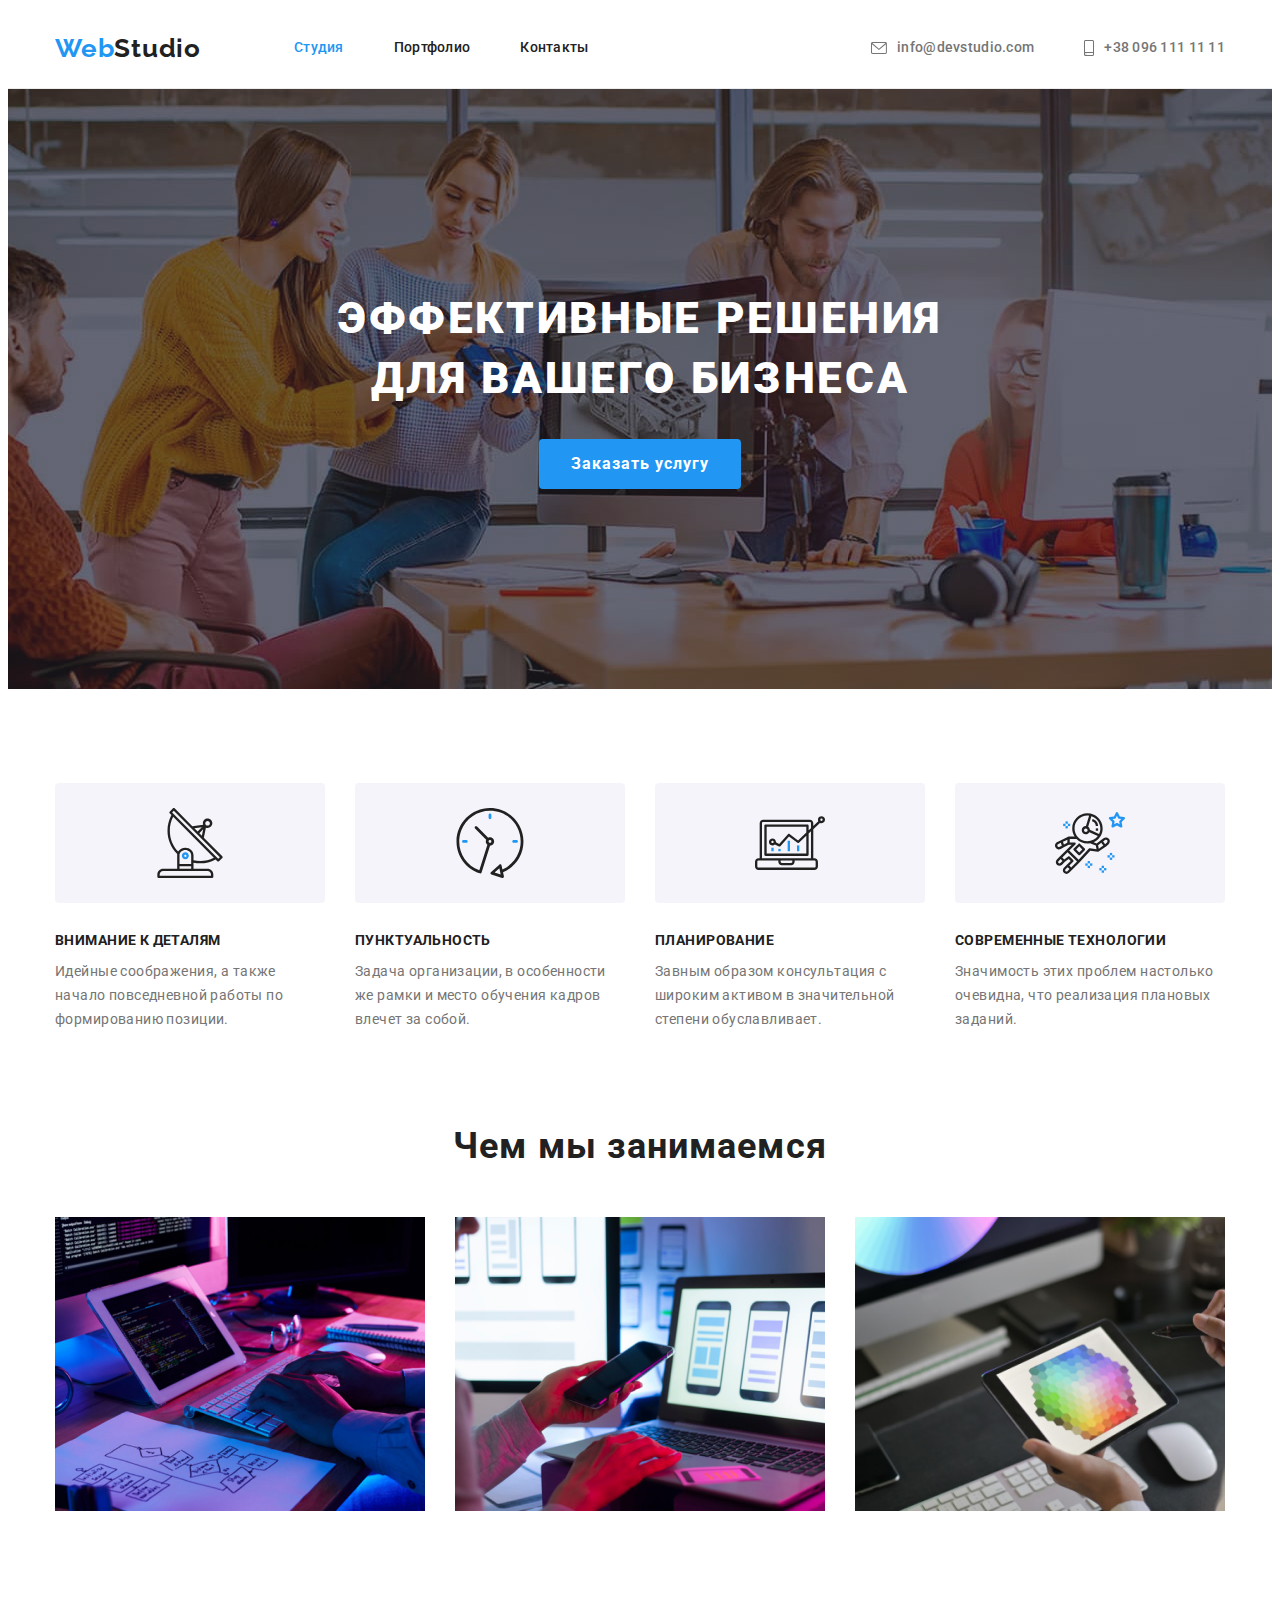
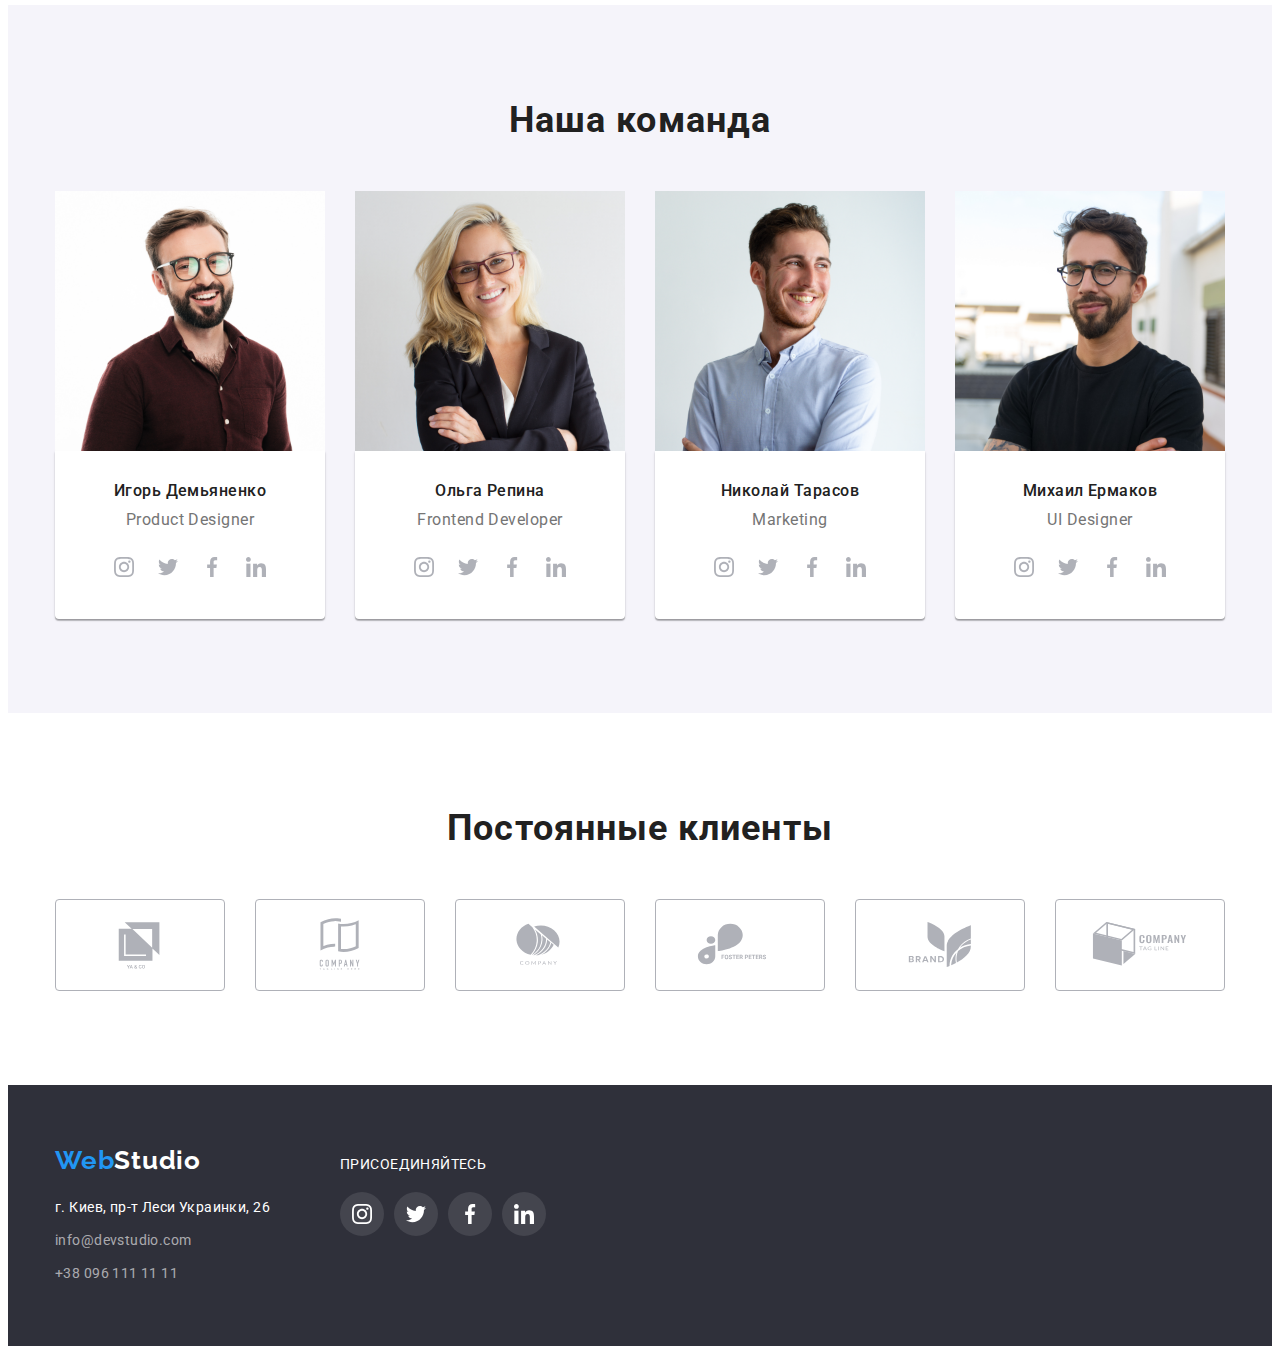
<file: index.html>
<!DOCTYPE html>
<html lang="ru">
  <head>
    <meta http-equiv="content-type" content="text/html; charset=utf-8" />
    <link rel="preconnect" href="https://fonts.googleapis.com" />
    <link rel="preconnect" href="https://fonts.gstatic.com" crossorigin />
    <link
      href="https://fonts.googleapis.com/css2?family=Raleway:wght@700&family=Roboto:wght@400;500;700;900&display=swap"
      rel="stylesheet"
    />
    <!-- Modern-normalize -->
    <link
      rel="stylesheet"
      href="https://cdnjs.cloudflare.com/ajax/libs/modern-normalize/1.1.0/modern-normalize.min.css"
      integrity="sha512-wpPYUAdjBVSE4KJnH1VR1HeZfpl1ub8YT/NKx4PuQ5NmX2tKuGu6U/JRp5y+Y8XG2tV+wKQpNHVUX03MfMFn9Q=="
      crossorigin="anonymous"
      referrerpolicy="no-referrer"
    />
    <!-- Custom styles -->
    <link rel="stylesheet" href="./css/styles.css" />
    <title>Module 01</title>
  </head>
  <body>
    <!-- Header section -->
    <header class="page-header">
      <div class="container main-nav">
        <nav class="navigation">
          <a href="/" lang="en" class="logo-first"
            >Web<span class="logo-second">Studio</span></a
          >
          <ul class="nav-list">
            <li class="nav-item">
              <a href="./index.html" class="link link-color">студия</a>
            </li>
            <li class="nav-item">
              <a href="./portfolio.html" class="link">портфолио</a>
            </li>
            <li class="nav-item"><a href="/" class="link">контакты</a></li>
          </ul>
        </nav>
        <ul class="contact-list">
          <li class="contact-item">
            <a href="mailto:info@devstudio.com" class="link mail"
              ><svg class="icon" width="16px" height="12px">
                <use xlink:href="./images/sprite.svg#icon-envelope"></use>
              </svg>
              info@devstudio.com</a
            >
          </li>
          <li class="contact-item">
            <a href="tel:+380961111111" class="link phone"
              ><svg class="icon" width="10px" height="16px">
                <use xlink:href="./images/sprite.svg#icon-smartphone"></use>
              </svg>
              +38 096 111 11 11</a
            >
          </li>
        </ul>
      </div>
    </header>
    <!-- Main -->
    <main>
      <!-- Hero section -->
      <section class="hero overlay">
        <div class="container">
          <h1 class="hero-title">
            эффективные решения <br />
            для вашего бизнеса
          </h1>
          <button type="button" class="btn-order">Заказать услугу</button>
        </div>
      </section>
      <!-- Features section -->
      <section class="section">
        <div class="container">
          <h2 class="features-title">features</h2>
          <ul class="feature-list">
            <li class="feature-item">
              <div class="feature-icon">
                <svg class="icon">
                  <use xlink:href="./images/sprite.svg#icon-antenna"></use>
                </svg>
              </div>
              <h3 class="title">внимание к деталям</h3>
              <p class="text">
                идейные соображения, а также начало повседневной работы по
                формированию позиции.
              </p>
            </li>
            <li class="feature-item">
              <div class="feature-icon">
                <svg class="icon">
                  <use xlink:href="./images/sprite.svg#icon-clock"></use>
                </svg>
              </div>
              <h3 class="title">пунктуальность</h3>
              <p class="text">
                задача организации, в особенности же рамки и место обучения
                кадров влечет за собой.
              </p>
            </li>
            <li class="feature-item">
              <div class="feature-icon">
                <svg class="icon">
                  <use xlink:href="./images/sprite.svg#icon-diagram"></use>
                </svg>
              </div>
              <h3 class="title">планирование</h3>
              <p class="text">
                завным образом консультация с широким активом в значительной
                степени обуславливает.
              </p>
            </li>
            <li class="feature-item">
              <div class="feature-icon">
                <svg class="icon">
                  <use xlink:href="./images/sprite.svg#icon-astronaut"></use>
                </svg>
              </div>
              <h3 class="title">современные технологии</h3>
              <p class="text">
                значимость этих проблем настолько очевидна, что реализация
                плановых заданий.
              </p>
            </li>
          </ul>
        </div>
      </section>
      <!-- Work section -->
      <section class="section work">
        <div class="container">
          <h2 class="section-title">чем мы занимаемся</h2>
          <ul class="work-list">
            <li class="work-item">
              <img src="./images/photo_1.png" alt="desk-office" width="370" />
            </li>
            <li class="work-item">
              <img src="./images/photo_2.png" alt="mobile phones" width="370" />
            </li>
            <li class="work-item">
              <img
                src="./images/photo_3.png"
                alt="graphic-tablet"
                width="370"
              />
            </li>
          </ul>
        </div>
      </section>
      <!-- Team section -->
      <section class="section team">
        <div class="container">
          <h2 class="section-title">наша команда</h2>
          <ul class="team-list">
            <li class="team-item">
              <img src="./images/photo_4.png" alt="designer" width="270" />
              <div class="item">
                <h3 class="team-title">игорь демьяненко</h3>
                <p lang="en" class="team-text">Product Designer</p>
                <ul class="social-list">
                  <li class="social-item">
                    <a href="" class="social-link"
                      ><svg class="social-icon" width="20px" height="20px">
                        <use href="./images/sprite.svg#icon-instagram"></use>
                      </svg>
                    </a>
                  </li>
                  <li class="social-item">
                    <a href="" class="social-link"
                      ><svg class="social-icon" width="20px" height="20px">
                        <use href="./images/sprite.svg#icon-twitter"></use>
                      </svg>
                    </a>
                  </li>
                  <li class="social-item">
                    <a href="" class="social-link"
                      ><svg class="social-icon" width="20px" height="20px">
                        <use href="./images/sprite.svg#icon-facebook"></use>
                      </svg>
                    </a>
                  </li>
                  <li class="social-item">
                    <a href="" class="social-link"
                      ><svg class="social-icon" width="20px" height="20px">
                        <use href="./images/sprite.svg#icon-linkedin"></use>
                      </svg>
                    </a>
                  </li>
                </ul>
              </div>
            </li>

            <li class="team-item">
              <img src="./images/photo_5.png" alt="developer" width="270" />
              <div class="item">
                <h3 class="team-title">ольга репина</h3>
                <p lang="en" class="team-text">Frontend Developer</p>
                <ul class="social-list">
                  <li class="social-item">
                    <a href="" class="social-link"
                      ><svg class="social-icon" width="20px" height="20px">
                        <use href="./images/sprite.svg#icon-instagram"></use>
                      </svg>
                    </a>
                  </li>
                  <li class="social-item">
                    <a href="" class="social-link"
                      ><svg class="social-icon" width="20px" height="20px">
                        <use href="./images/sprite.svg#icon-twitter"></use>
                      </svg>
                    </a>
                  </li>
                  <li class="social-item">
                    <a href="" class="social-link"
                      ><svg class="social-icon" width="20px" height="20px">
                        <use href="./images/sprite.svg#icon-facebook"></use>
                      </svg>
                    </a>
                  </li>
                  <li class="social-item">
                    <a href="" class="social-link"
                      ><svg class="social-icon" width="20px" height="20px">
                        <use href="./images/sprite.svg#icon-linkedin"></use>
                      </svg>
                    </a>
                  </li>
                </ul>
              </div>
            </li>

            <li class="team-item">
              <img src="./images/photo_6.png" alt="marketing" width="270" />
              <div class="item">
                <h3 class="team-title">николай тарасов</h3>
                <p lang="en" class="team-text">Marketing</p>
                <ul class="social-list">
                  <li class="social-item">
                    <a href="" class="social-link"
                      ><svg class="social-icon" width="20px" height="20px">
                        <use href="./images/sprite.svg#icon-instagram"></use>
                      </svg>
                    </a>
                  </li>
                  <li class="social-item">
                    <a href="" class="social-link"
                      ><svg class="social-icon" width="20px" height="20px">
                        <use href="./images/sprite.svg#icon-twitter"></use>
                      </svg>
                    </a>
                  </li>
                  <li class="social-item">
                    <a href="" class="social-link"
                      ><svg class="social-icon" width="20px" height="20px">
                        <use href="./images/sprite.svg#icon-facebook"></use>
                      </svg>
                    </a>
                  </li>
                  <li class="social-item">
                    <a href="" class="social-link"
                      ><svg class="social-icon" width="20px" height="20px">
                        <use href="./images/sprite.svg#icon-linkedin"></use>
                      </svg>
                    </a>
                  </li>
                </ul>
              </div>
            </li>

            <li class="team-item">
              <img src="./images/photo_7.png" alt="ui designer" width="270" />
              <div class="item">
                <h3 class="team-title">михаил ермаков</h3>
                <p lang="en" class="team-text">UI Designer</p>
                <ul class="social-list">
                  <li class="social-item">
                    <a href="" class="social-link"
                      ><svg class="social-icon" width="20px" height="20px">
                        <use href="./images/sprite.svg#icon-instagram"></use>
                      </svg>
                    </a>
                  </li>
                  <li class="social-item">
                    <a href="" class="social-link"
                      ><svg class="social-icon" width="20px" height="20px">
                        <use href="./images/sprite.svg#icon-twitter"></use>
                      </svg>
                    </a>
                  </li>
                  <li class="social-item">
                    <a href="" class="social-link"
                      ><svg class="social-icon" width="20px" height="20px">
                        <use href="./images/sprite.svg#icon-facebook"></use>
                      </svg>
                    </a>
                  </li>
                  <li class="social-item">
                    <a href="" class="social-link"
                      ><svg class="social-icon" width="20px" height="20px">
                        <use href="./images/sprite.svg#icon-linkedin"></use>
                      </svg>
                    </a>
                  </li>
                </ul>
              </div>
            </li>
          </ul>
        </div>
      </section>
      <!-- Clients section -->
      <section class="section">
        <div class="container">
          <h2 class="section-title">Постоянные клиенты</h2>
          <ul class="clients-list">
            <li class="clients-item">
              <a href="" class="clients-link"
                ><svg class="clients-icon" width="106px" height="60px">
                  <use href="./images/sprite.svg#icon-group-1"></use>
                </svg>
              </a>
            </li>
            <li class="clients-item">
              <a href="" class="clients-link"
                ><svg class="clients-icon" width="106px" height="60px">
                  <use href="./images/sprite.svg#icon-group-2"></use>
                </svg>
              </a>
            </li>
            <li class="clients-item">
              <a href="" class="clients-link"
                ><svg class="clients-icon" width="106px" height="60px">
                  <use href="./images/sprite.svg#icon-group-3"></use>
                </svg>
              </a>
            </li>
            <li class="clients-item">
              <a href="" class="clients-link"
                ><svg class="clients-icon" width="106px" height="60px">
                  <use href="./images/sprite.svg#icon-group-4"></use>
                </svg>
              </a>
            </li>
            <li class="clients-item">
              <a href="" class="clients-link"
                ><svg class="clients-icon" width="106px" height="60px">
                  <use href="./images/sprite.svg#icon-group-5"></use>
                </svg>
              </a>
            </li>
            <li class="clients-item">
              <a href="" class="clients-link"
                ><svg class="clients-icon" width="106px" height="60px">
                  <use href="./images/sprite.svg#icon-group-6"></use>
                </svg>
              </a>
            </li>
          </ul>
        </div>
      </section>
    </main>
    <!-- Footer section -->
    <footer class="page-footer">
      <div class="container">
        <div class="footer-container">
          <a href="/" lang="en" class="logo-first"
            >Web<span class="logo-second">Studio</span></a
          >
          <address>
            <ul class="footer-list">
              <li class="address">г. Киев, пр-т Леси Украинки, 26</li>
              <li class="footer-item">
                <a href="mailto:info@devstudio.com" class="link mail"
                  >info@devstudio.com</a
                >
              </li>
              <li class="footer-item">
                <a href="tel:+380961111111" class="link phone"
                  >+38 096 111 11 11</a
                >
              </li>
            </ul>
          </address>
        </div>
        <div class="join">
          <p class="join-title">присоединяйтесь</p>
          <ul class="join-list">
            <li class="join-item">
              <a href="" class="join-link"
                ><svg class="join-icon" width="20px" height="20px">
                  <use href="./images/sprite.svg#icon-instagram"></use>
                </svg>
              </a>
            </li>
            <li class="join-item">
              <a href="" class="join-link"
                ><svg class="join-icon" width="20px" height="20px">
                  <use href="./images/sprite.svg#icon-twitter"></use>
                </svg>
              </a>
            </li>
            <li class="join-item">
              <a href="" class="join-link"
                ><svg class="join-icon" width="20px" height="20px">
                  <use href="./images/sprite.svg#icon-facebook"></use>
                </svg>
              </a>
            </li>
            <li class="join-item">
              <a href="" class="join-link"
                ><svg class="join-icon" width="20px" height="20px">
                  <use href="./images/sprite.svg#icon-linkedin"></use>
                </svg>
              </a>
            </li>
          </ul>
        </div>
      </div>
    </footer>
  </body>
</html>
</file>
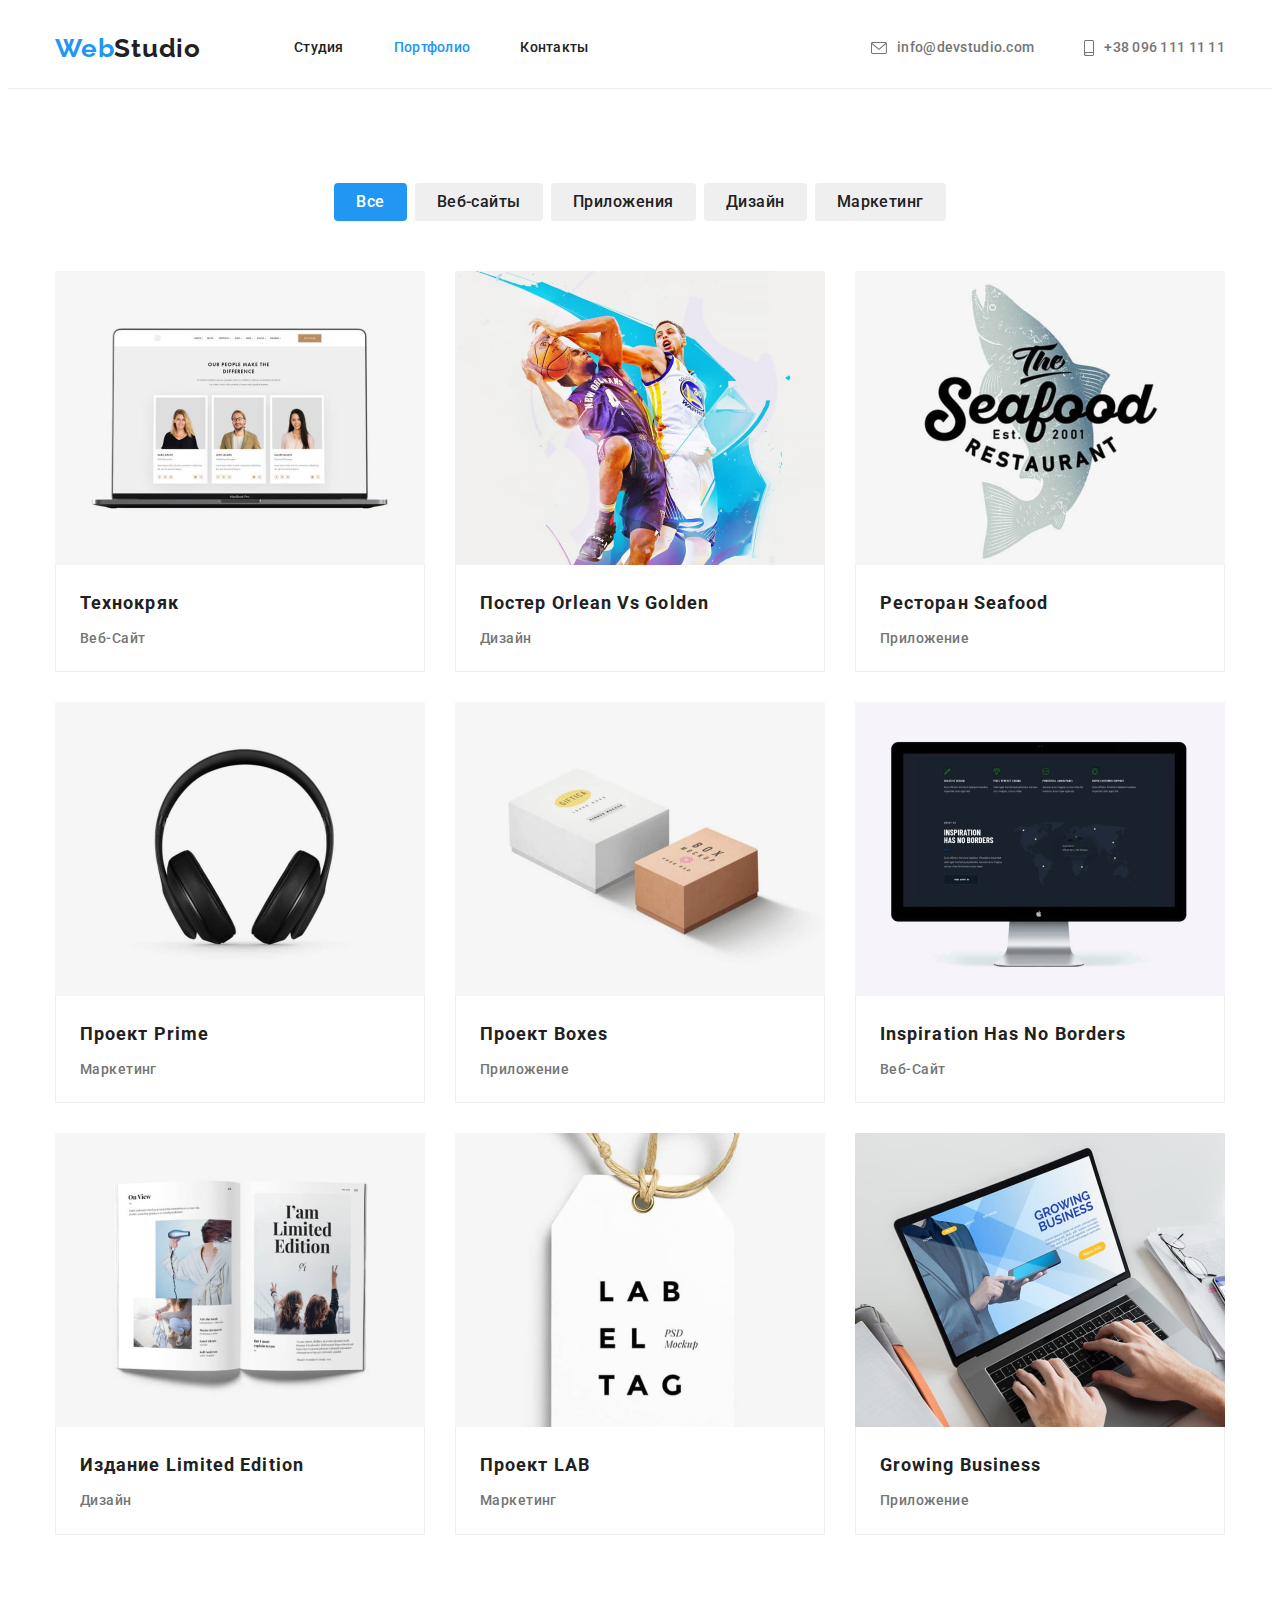
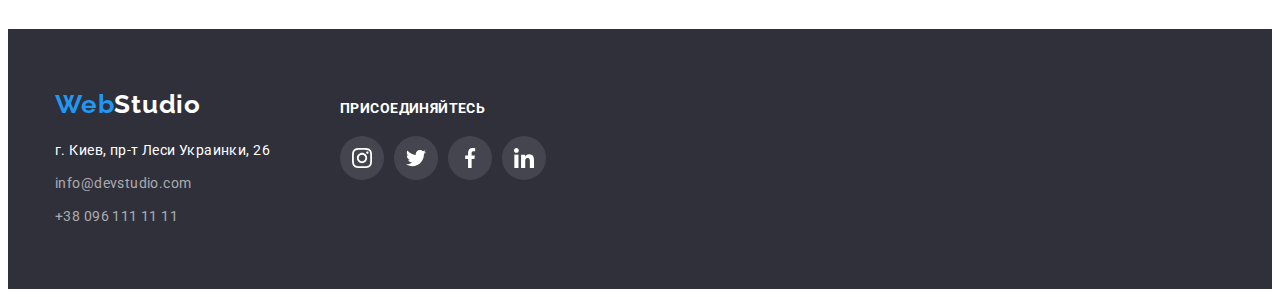
<file: portfolio.html>
<!DOCTYPE html>
<html lang="ru">
  <head>
    <meta http-equiv="content-type" content="text/html; charset=utf-8" />
    <link rel="preconnect" href="https://fonts.googleapis.com" />
    <link rel="preconnect" href="https://fonts.gstatic.com" crossorigin />
    <link
      href="https://fonts.googleapis.com/css2?family=Raleway:wght@700&family=Roboto:wght@400;500;700;900&display=swap"
      rel="stylesheet"
    />
    <!-- Modern-normalize -->
    <link
      rel="stylesheet"
      href="https://cdnjs.cloudflare.com/ajax/libs/modern-normalize/1.1.0/modern-normalize.min.css"
      integrity="sha512-wpPYUAdjBVSE4KJnH1VR1HeZfpl1ub8YT/NKx4PuQ5NmX2tKuGu6U/JRp5y+Y8XG2tV+wKQpNHVUX03MfMFn9Q=="
      crossorigin="anonymous"
      referrerpolicy="no-referrer"
    />
    <!-- Custom styles -->
    <link rel="stylesheet" href="./css/styles.css" />
    <title>Module 02</title>
  </head>
  <body>
    <!-- Header section -->
    <header class="page-header">
      <div class="container main-nav">
        <nav class="navigation">
          <a href="/" lang="en" class="logo-first"
            >Web<span class="logo-second">Studio</span></a
          >
          <ul class="nav-list">
            <li class="nav-item">
              <a href="./index.html" class="link">студия</a>
            </li>
            <li class="nav-item">
              <a href="./portfolio.html" class="link link-color">портфолио</a>
            </li>
            <li class="nav-item"><a href="/" class="link">контакты</a></li>
          </ul>
        </nav>
        <ul class="contact-list">
          <li class="contact-item">
            <a href="mailto:info@devstudio.com" class="link mail"
              ><svg class="icon" width="16px" height="12px">
                <use xlink:href="./images/sprite.svg#icon-envelope"></use>
              </svg>
              info@devstudio.com</a
            >
          </li>
          <li class="contact-item">
            <a href="tel:+380961111111" class="link phone"
              ><svg class="icon" width="10px" height="16px">
                <use xlink:href="./images/sprite.svg#icon-smartphone"></use>
              </svg>
              +38 096 111 11 11</a
            >
          </li>
        </ul>
      </div>
    </header>

    <main>
      <!-- Filter and portfolio section -->
      <section class="section">
        <div class="container">
          <h1 class="filter-title">portfolio</h1>
          <ul class="filter-list">
            <li class="btn-item">
              <button type="button" class="btn first-btn">Все</button>
            </li>
            <li class="btn-item">
              <button type="button" class="btn">Веб-сайты</button>
            </li>
            <li class="btn-item">
              <button type="button" class="btn">Приложения</button>
            </li>
            <li class="btn-item">
              <button type="button" class="btn">Дизайн</button>
            </li>
            <li class="btn-item">
              <button type="button" class="btn">Маркетинг</button>
            </li>
          </ul>
        </div>
        <!-- Portfolio -->
        <div class="container">
          <ul class="portfolio-list">
            <li class="portfolio-item">
              <a href="/" class="link">
                <img
                  src="./images/portfolio/image_1.jpg"
                  alt="project-1"
                  width="370"
                />
                <div class="item">
                  <h2 class="portfolio-title">Технокряк</h2>
                  <p class="portfolio-text">веб-сайт</p>
                </div>
              </a>
            </li>

            <li class="portfolio-item">
              <a href="/" class="link">
                <img
                  src="./images/portfolio/image_2.jpg"
                  alt="project-2"
                  width="370"
                />
                <div class="item">
                  <h2 class="portfolio-title">
                    Постер <span lang="en">Orlean vs Golden</span>
                  </h2>
                  <p class="portfolio-text">дизайн</p>
                </div>
              </a>
            </li>

            <li class="portfolio-item">
              <a href="/" class="link">
                <img
                  src="./images/portfolio/image_3.jpg"
                  alt="project-3"
                  width="370"
                />
                <div class="item">
                  <h2 class="portfolio-title">
                    Ресторан <span lang="en">Seafood</span>
                  </h2>
                  <p class="portfolio-text">приложение</p>
                </div>
              </a>
            </li>

            <li class="portfolio-item">
              <a href="/" class="link">
                <img
                  src="./images/portfolio/image_4.jpg"
                  alt="project-4"
                  width="370"
                />
                <div class="item">
                  <h2 class="portfolio-title">
                    Проект <span lang="en">Prime</span>
                  </h2>
                  <p class="portfolio-text">маркетинг</p>
                </div>
              </a>
            </li>

            <li class="portfolio-item">
              <a href="/" class="link">
                <img
                  src="./images/portfolio/image_5.jpg"
                  alt="project-5"
                  width="370"
                />
                <div class="item">
                  <h2 class="portfolio-title">
                    Проект <span lang="en">Boxes</span>
                  </h2>
                  <p class="portfolio-text">приложение</p>
                </div>
              </a>
            </li>

            <li class="portfolio-item">
              <a href="/" class="link">
                <img
                  src="./images/portfolio/image_6.jpg"
                  alt="project-6"
                  width="370"
                />
                <div class="item">
                  <h2 class="portfolio-title" lang="en">
                    Inspiration has no Borders
                  </h2>
                  <p class="portfolio-text">веб-сайт</p>
                </div>
              </a>
            </li>

            <li class="portfolio-item">
              <a href="/" class="link">
                <img
                  src="./images/portfolio/image_7.jpg"
                  alt="project-7"
                  width="370"
                />
                <div class="item">
                  <h2 class="portfolio-title">
                    Издание <span lang="en">Limited Edition</span>
                  </h2>
                  <p class="portfolio-text">дизайн</p>
                </div>
              </a>
            </li>

            <li class="portfolio-item">
              <a href="/" class="link">
                <img
                  src="./images/portfolio/image_8.jpg"
                  alt="project-8"
                  width="370"
                />
                <div class="item">
                  <h2 class="portfolio-title">
                    Проект <span lang="en">LAB</span>
                  </h2>
                  <p class="portfolio-text">маркетинг</p>
                </div>
              </a>
            </li>

            <li class="portfolio-item">
              <a href="/" class="link">
                <img
                  src="./images/portfolio/image_9.jpg"
                  alt="project-9"
                  width="370"
                />
                <div class="item">
                  <h2 lang="en" class="portfolio-title">Growing Business</h2>
                  <p class="portfolio-text">приложение</p>
                </div>
              </a>
            </li>
          </ul>
        </div>
      </section>
    </main>
    <!-- Footer section -->
    <footer class="page-footer">
      <div class="container">
        <div class="footer-container">
          <a href="/" lang="en" class="logo-first"
            >Web<span class="logo-second">Studio</span></a
          >
          <address>
            <ul class="footer-list">
              <li class="address">г. Киев, пр-т Леси Украинки, 26</li>
              <li class="footer-item">
                <a href="mailto:info@devstudio.com" class="link mail"
                  >info@devstudio.com</a
                >
              </li>
              <li class="footer-item">
                <a href="tel:+380961111111" class="link phone"
                  >+38 096 111 11 11</a
                >
              </li>
            </ul>
          </address>
        </div>
        <div class="join">
          <h3 class="join-title">присоединяйтесь</h3>
          <ul class="join-list">
            <li class="join-item">
              <a href="" class="join-link"
                ><svg class="join-icon" width="20px" height="20px">
                  <use href="./images/sprite.svg#icon-instagram"></use>
                </svg>
              </a>
            </li>
            <li class="join-item">
              <a href="" class="join-link"
                ><svg class="join-icon" width="20px" height="20px">
                  <use href="./images/sprite.svg#icon-twitter"></use>
                </svg>
              </a>
            </li>
            <li class="join-item">
              <a href="" class="join-link"
                ><svg class="join-icon" width="20px" height="20px">
                  <use href="./images/sprite.svg#icon-facebook"></use>
                </svg>
              </a>
            </li>
            <li class="join-item">
              <a href="" class="join-link"
                ><svg class="join-icon" width="20px" height="20px">
                  <use href="./images/sprite.svg#icon-linkedin"></use>
                </svg>
              </a>
            </li>
          </ul>
        </div>
      </div>
    </footer>
  </body>
</html>
</file>
<file: css/styles.css>
:root {
    --primary-text-color: #757575;
    --primary-title-color: #212121;
    --icon-color: #AFB1B8;}

body 
    {font-family: 'Roboto', 'sans-serif';
    color: var(--primary-text-color);}

*, ::after, ::before {box-sizing: border-box;}

.container {
    width: 1200px;
    padding-left: 15px;
    padding-right: 15px;
    margin: 0 auto;}

h1,h2,h3,p {
    margin: 0;
    padding: 0;}

ul {
    list-style: none;
    margin: 0;
    padding: 0;}

img {
    display: block;
    max-width: 100%;
    height: auto;}

/*First Page*/
/*Header section*/
.page-header {
    background-color: #FFFFFF;
    border-bottom: 1px solid #ECECEC;}

/*Header Navigation*/
.main-nav {
    display: flex;
    align-items: center;}

.navigation {
    display: flex;
    align-items: center;}

/*Header Logo*/
.logo-first {
    text-decoration: none;
    font-family: 'Raleway';
    font-style: normal;
    font-weight: 700;
    font-size: 26px;
    line-height: 1.19;
    letter-spacing: 0.03em;
    color: #2196F3;
    padding-top: 24px;
    padding-bottom: 24px;}

.logo-second {color: var(--primary-title-color);}

/*Header Navigation and Contacts*/
.link {
    text-decoration: none;
    font-family: 'Roboto';
    font-style: normal;
    text-transform: capitalize;
    font-weight: 500;
    font-size: 14px;
    line-height: 1.14;
    letter-spacing: 0.02em;
    color: var(--primary-title-color);
    display: block;}

/*Links color*/
.link-color {color: #2196F3;
    display: flex;
    flex-wrap:wrap;}

.mail,
.phone
     {color: var(--primary-text-color);
    text-transform: lowercase;}

/*Navigation*/
.nav-list {
    display: flex;
    margin-left: 93px;}

.contact-list {
    display: flex;
    margin-left: auto;}

.nav-item> .link,
.contact-item> .link {
    padding-top: 32px;
    padding-bottom: 32px;}

.nav-item:nth-last-child(-n+2),
.contact-list .contact-item + .contact-item
{margin-left: 50px;}

/*Header Link Focus and Hover*/
.logo-first:hover,
.logo-first:focus,
.link:hover, 
.link:focus
    {text-decoration-color: #188CE8;
    color: #188CE8;}

.contact-item> .mail,
.contact-item> .phone{
    display: inline-flex;
    align-items: center;}

/*Header icons*/
.icon {
    fill: currentColor;
    margin-right: 10px;}
    
/*Hero section*/
.overlay {
    max-width: 1600px;
    height: 600px;
    margin-left: auto;
    margin-right: auto;
    background-image: linear-gradient(to right, 
        rgba(47, 48, 58, 0.4),
         rgba(47, 48, 58, 0.4)),
         url(../images/hero/hero.jpg);
    background-repeat: no-repeat;
    background-size: cover;
    background-position: center;
    background-color: #2F303A;}

.hero {
    text-align: center;
    padding-top: 200px;
    padding-bottom: 200px;}

.hero-title {    
    font-weight: 900;
    font-size: 44px;
    line-height: 1.36;
    letter-spacing: 0.06em;
    text-transform: uppercase;
    color: #FFFFFF;
    margin-bottom: 30px;}

.btn-order {
    font-family: 'Roboto';
    font-style: normal;
    font-weight: 700;
    font-size: 16px;
    line-height: 1.88;
    letter-spacing: 0.06em;
    border: none;
    border-radius: 4px;
    background-color: #2196F3;
    color: #FFFFFF;
    cursor: pointer;
    padding: 10px 32px;}

.btn-order:hover,
.btn-order:focus {color:#188CE8;
    background-color:#FFFFFF;}

/*Features section*/
.section {
    padding-top: 94px;
    padding-bottom: 94px;}

.features-title {
    visibility: hidden;
    font-size: 0;}

.feature-list {
    list-style: none;
    display: flex;
    flex-wrap: wrap;}

.feature-item {
    display: block;
    width: 270px;
    flex-wrap: wrap;
    margin-right: 30px;}

/*Features icons*/
.feature-icon {
    display: flex;
    width: 270px;
    height: 120px;
    align-items: center;
    justify-content: center;
    margin-bottom: 30px;
    background-color: #F5F4FA;
    border-radius: 4px;}

.feature-icon> .icon {
    width: 70px;
    height: 70px;
    margin: 0;}

.feature-item:last-child {margin-right: 0;}

.title {
    font-size: 14px;
    line-height: 1.14;
    letter-spacing: 0.03em;
    text-transform: uppercase;
    color: var(--primary-title-color);
    margin-bottom: 10px;}

.text {
    font-size: 14px;
    line-height: 24px;
    letter-spacing: 0.03em;
    color: var(--primary-text-color);}

.text::first-letter {
    text-transform: capitalize;}

/*Work section*/
.work {padding-top: 0;}

.section-title {
    font-size: 36px;
    line-height: 1.17;
    text-align: center;
    letter-spacing: 0.03em;
    color: var(--primary-title-color);
    margin-bottom: 50px;}

.section-title::first-letter {text-transform: capitalize;}

.work-list {
    list-style: none;
    display: flex;
    flex-wrap: wrap;}

.work-item {
    margin-right: 30px;}

.work-item:nth-child(3n) {margin-right:0px;}

/*Team section*/
.team {background-color: #F5F4FA;}

.team-list {
    list-style: none;
    display: flex;
    flex-wrap: wrap;}

.team-item {
    border-radius: 0px 0px 4px 4px;
    background-color: #FFFFFF;
    width: 270px;
    margin-right: 30px;}
    
.team-item:nth-child(4n) {margin-right: 0;}

.team-item> .item {
    padding: 30px;
    box-shadow: 0px 1px 3px rgba(0, 0, 0, 0.12), 0px 1px 1px rgba(0, 0, 0, 0.14), 0px 2px 1px rgba(0, 0, 0, 0.2);
    border-radius: 0px 0px 4px 4px;}

.team-title {
    font-size: 16px;
    text-transform: capitalize;
    font-weight: 500;
    line-height: 1.19;
    text-align: center;
    letter-spacing: 0.03em;
    color: var(--primary-title-color);
    margin-bottom: 10px;}

.team-text {
    line-height: 1.19;
    text-align: center;
    letter-spacing: 0.03em;
    margin-bottom: 16px;}

/*Team icons*/
.social-list {
    display: flex;
    align-items: center;
    justify-content: center;}

.social-link {
    display: flex;
    align-items: center;
    justify-content: center;
    width: 44px;
    height: 44px;
    color: var(--icon-color);
    border-radius: 50%;}

.social-icon {
    fill: currentColor;}

.social-link:hover,
.social-link:focus {
    background-color: #2196F3;
    color: #FFFFFF;}

/*Clients section*/
.clients-list {
    display: flex;
    align-items: center;
    justify-content: center;}

.clients-item {
    display: flex;
    align-items: center;
    justify-content: center;
    margin-right: 30px;}

.clients-item:nth-last-child(1) {margin-right: 0;}

.clients-link {
    display: flex;
    width: 170px;
    height: 92px;
    align-items: center;
    justify-content: center;
    border: 1px solid #AFB1B8;
    border-radius: 4px;
    color: var(--icon-color);}

.clients-icon {
    fill: currentColor;}

.clients-link:hover,
.clients-link:focus{
    color:#2196F3;
    border: 1px solid #2196F3;}

/*Footer section*/
.page-footer {
    background-color: #2F303A;
    padding-top: 60px;
    padding-bottom: 60px;}

.page-footer> .container {
    display: flex;
    align-items: baseline;}

.footer-container {
    margin-right: 70px;}

.page-footer .logo-first {
    display: block;
    padding: 0;
    margin-bottom: 20px;}

.page-footer .logo-second {
    color: #FFFFFF;}

.address {
    font-family: 'Roboto';
    font-style: normal;
    font-weight: 400;
    font-size: 14px;
    line-height: 1.71;
    letter-spacing: 0.03em;
    color: #FFFFFF;}

.footer-item>.link {
    display: block;
    margin-top: 9px;}

.footer-list .mail,
.footer-list .phone {
    font-weight: 400;
    line-height: 1.71;
    letter-spacing: 0.03em;
    color: rgba(255, 255, 255, 0.6);}

.footer-list .mail:focus,
.footer-list .mail:hover,
.footer-list .phone:focus,
.footer-list .phone:hover {
    color: #2196F3;}

.join-title {
    font-size: 14px;
    line-height: 16px;
    letter-spacing: 0.03em;
    text-transform: uppercase;
    color: #FFFFFF;
    margin-bottom: 20px;}

.join-list {
    display: flex;}

.join-item {
    margin-right: 10px;}

.join-link {
    display: flex;
    align-items: center;
    justify-content: center;
    width: 44px;
    height: 44px;
    border-radius: 50%;
    color:#FFFFFF;
    background: rgba(255, 255, 255, 0.1);}

.join-icon {
    fill: currentColor;}

.join-link:hover,
.join-link:focus {
    background-color: #2196F3;}

/*Portfolio Page*/
/*Header*/
.studio-portfolio {
    color: var(--primary-title-color);}

.portfolio {color: #2196F3;}

.mail-portfolio {color: var(--primary-text-color);}

/*Filter and portfolio section*/
.filter-title {display: none;}

.filter-list {
    list-style: none;
    display: flex;
    align-items: center;
    justify-content: center;
    margin-bottom: 50px;}

.btn-item {
    text-align: left;
    margin-right: 8px;}

.btn-item:last-child {
    margin-right: 0;}

.btn {
    font-family: 'Roboto';
    font-style: normal;
    font-weight: 500;
    font-size: 16px;
    line-height: 1.6;
    letter-spacing: 0.03em;
    cursor: pointer;
    border: none;
    border-radius: 4px;
    padding: 6px 22px;
    color: var(--primary-title-color);}

.first-btn {
    background-color: #2196F3;
    color: #FFFFFF;}

.btn:hover,
.btn:focus {
    background-color: #188CE8;
    color:#FFFFFF;
    box-shadow: 0px 3px 1px rgba(0, 0, 0, 0.1), 0px 1px 2px rgba(0, 0, 0, 0.08), 0px 2px 2px rgba(0, 0, 0, 0.12);}

/*Portfolio*/
.portfolio-list {
    list-style: none;
    display: flex;
    flex-wrap: wrap;}

.portfolio-item {
    background: #FFFFFF;
    width: 370px;
    margin-right: 30px;
    margin-bottom: 30px;}

.portfolio-item> .link:hover {
    box-shadow: 0px 1px 1px rgba(0, 0, 0, 0.12), 0px 4px 4px rgba(0, 0, 0, 0.06), 1px 4px 6px rgba(0, 0, 0, 0.16);
    color: var(--primary-text-color)}

.portfolio-item:nth-child(3n) {
    margin-right: 0px;}

.portfolio-item:nth-last-child(-n+3) {
    margin-bottom: 0;}

.portfolio-item .item {
    padding: 20px 24px;
    border-right: 1px solid #EEEEEE;
    border-bottom: 1px solid #EEEEEE;
    border-left: 1px solid #EEEEEE;}

.portfolio-title {
    font-weight: 700;
    font-size: 18px;
    line-height: 2;
    letter-spacing: 0.06em;
    color: var(--primary-title-color);
    margin-bottom: 4px;}

.portfolio-text {
    text-transform: capitalize;
    line-height: 1.88;
    letter-spacing: 0.03em;
    color: var(--primary-text-color);}
</file>
